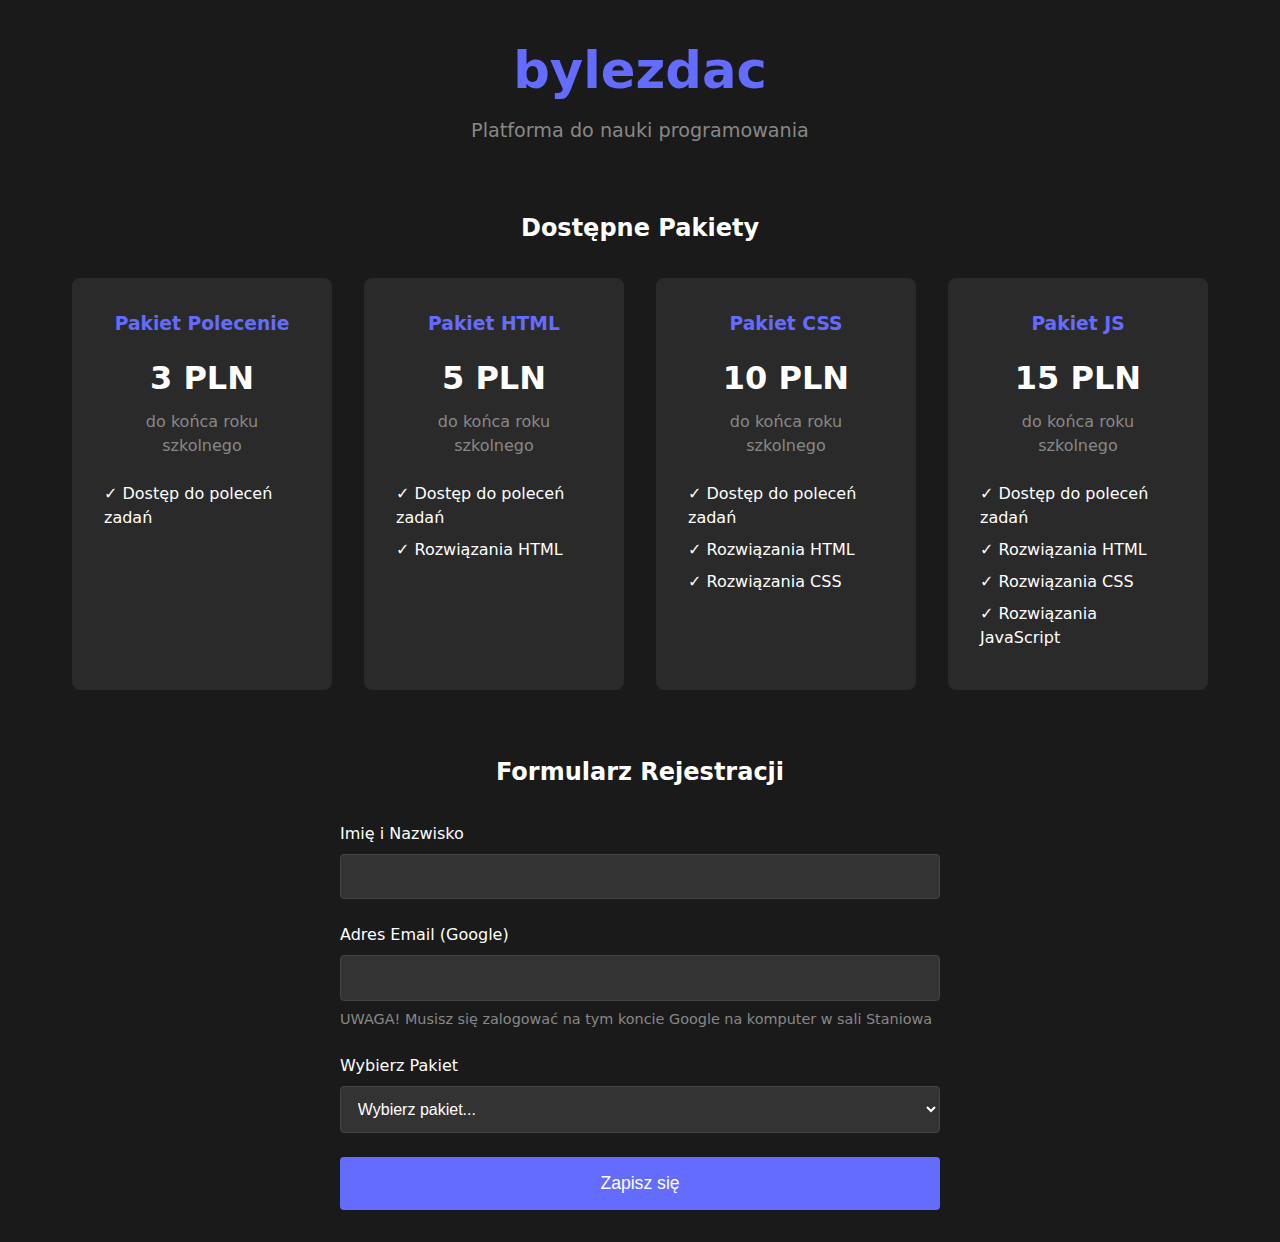
<file: index.html>
<!DOCTYPE html>
<html lang="pl">
<head>
    <meta charset="UTF-8">
    <meta name="viewport" content="width=device-width, initial-scale=1.0">
    <title>bylezdac - Pakiety Edukacyjne</title>
    <link rel="stylesheet" href="style.css">
</head>
<body>
    <div id="app">
        <header>
            <h1>bylezdac</h1>
            <p class="subtitle">Platforma do nauki programowania</p>
        </header>

        <section class="packages">
            <h2>Dostępne Pakiety</h2>
            <div class="packages-grid">
                <div class="package-card">
                    <h3>Pakiet Polecenie</h3>
                    <p class="price">3 PLN</p>
                    <p class="duration">do końca roku szkolnego</p>
                    <ul>
                        <li>✓ Dostęp do poleceń zadań</li>
                    </ul>
                </div>

                <div class="package-card">
                    <h3>Pakiet HTML</h3>
                    <p class="price">5 PLN</p>
                    <p class="duration">do końca roku szkolnego</p>
                    <ul>
                        <li>✓ Dostęp do poleceń zadań</li>
                        <li>✓ Rozwiązania HTML</li>
                    </ul>
                </div>

                <div class="package-card">
                    <h3>Pakiet CSS</h3>
                    <p class="price">10 PLN</p>
                    <p class="duration">do końca roku szkolnego</p>
                    <ul>
                        <li>✓ Dostęp do poleceń zadań</li>
                        <li>✓ Rozwiązania HTML</li>
                        <li>✓ Rozwiązania CSS</li>
                    </ul>
                </div>

                <div class="package-card">
                    <h3>Pakiet JS</h3>
                    <p class="price">15 PLN</p>
                    <p class="duration">do końca roku szkolnego</p>
                    <ul>
                        <li>✓ Dostęp do poleceń zadań</li>
                        <li>✓ Rozwiązania HTML</li>
                        <li>✓ Rozwiązania CSS</li>
                        <li>✓ Rozwiązania JavaScript</li>
                    </ul>
                </div>
            </div>
        </section>

        <section class="registration">
            <h2>Formularz Rejestracji</h2>
            <form action="https://formspree.io/f/mvgkwzve" method="POST" id="registrationForm">
                <div class="form-group">
                    <label for="fullName">Imię i Nazwisko</label>
                    <input type="text" id="fullName" name="fullName" required>
                </div>

                <div class="form-group">
                    <label for="email">Adres Email (Google)</label>
                    <input type="email" id="email" name="email" required>
                    <p class="email-note">UWAGA! Musisz się zalogować na tym koncie Google na komputer w sali Staniowa</p>
                </div>

                <div class="form-group">
                    <label for="package">Wybierz Pakiet</label>
                    <select id="package" name="package" required>
                        <option value="">Wybierz pakiet...</option>
                        <option value="polecenie">Pakiet Polecenie - 3 PLN</option>
                        <option value="html">Pakiet HTML - 5 PLN</option>
                        <option value="css">Pakiet CSS - 10 PLN</option>
                        <option value="js">Pakiet JS - 15 PLN</option>
                    </select>
                </div>

                <button type="submit">Zapisz się</button>
            </form>
        </section>
    </div>
</body>
</html>
</file>
<file: style.css>
:root {
    --bg-color: #1a1a1a;
    --text-color: #ffffff;
    --primary-color: #646cff;
    --secondary-color: #535bf2;
    --card-bg: #2a2a2a;
    --input-bg: #333;
    --success-color: #4caf50;
}

* {
    margin: 0;
    padding: 0;
    box-sizing: border-box;
}

body {
    font-family: Inter, system-ui, Avenir, Helvetica, Arial, sans-serif;
    line-height: 1.5;
    background-color: var(--bg-color);
    color: var(--text-color);
    min-height: 100vh;
}

#app {
    max-width: 1200px;
    margin: 0 auto;
    padding: 2rem;
}

header {
    text-align: center;
    margin-bottom: 4rem;
}

h1 {
    font-size: 3.2em;
    color: var(--primary-color);
    margin-bottom: 0.5rem;
}

.subtitle {
    font-size: 1.2em;
    color: #888;
}

.packages {
    margin-bottom: 4rem;
}

h2 {
    text-align: center;
    margin-bottom: 2rem;
    color: var(--text-color);
}

.packages-grid {
    display: grid;
    grid-template-columns: repeat(auto-fit, minmax(250px, 1fr));
    gap: 2rem;
    margin-bottom: 3rem;
}

.package-card {
    background-color: var(--card-bg);
    border-radius: 8px;
    padding: 2rem;
    text-align: center;
    transition: transform 0.3s ease;
}

.package-card:hover {
    transform: translateY(-5px);
}

.package-card h3 {
    color: var(--primary-color);
    margin-bottom: 1rem;
}

.price {
    font-size: 2em;
    font-weight: bold;
    color: var(--text-color);
    margin-bottom: 0.5rem;
}

.duration {
    color: #888;
    margin-bottom: 1.5rem;
}

.package-card ul {
    list-style: none;
    text-align: left;
    margin-top: 1rem;
}

.package-card li {
    margin-bottom: 0.5rem;
}

.registration {
    max-width: 600px;
    margin: 0 auto;
}

.form-group {
    margin-bottom: 1.5rem;
}

label {
    display: block;
    margin-bottom: 0.5rem;
    color: var(--text-color);
}

input, select {
    width: 100%;
    padding: 0.8rem;
    border: 1px solid #444;
    border-radius: 4px;
    background-color: var(--input-bg);
    color: var(--text-color);
    font-size: 1rem;
}

input:focus, select:focus {
    outline: none;
    border-color: var(--primary-color);
}

.email-note {
    font-size: 0.9em;
    color: #888;
    margin-top: 0.5rem;
}

button {
    width: 100%;
    padding: 1rem;
    background-color: var(--primary-color);
    color: white;
    border: none;
    border-radius: 4px;
    font-size: 1.1rem;
    cursor: pointer;
    transition: background-color 0.3s ease;
}

button:hover {
    background-color: var(--secondary-color);
}

@media (max-width: 768px) {
    #app {
        padding: 1rem;
    }

    .packages-grid {
        grid-template-columns: 1fr;
    }
}
</file>
